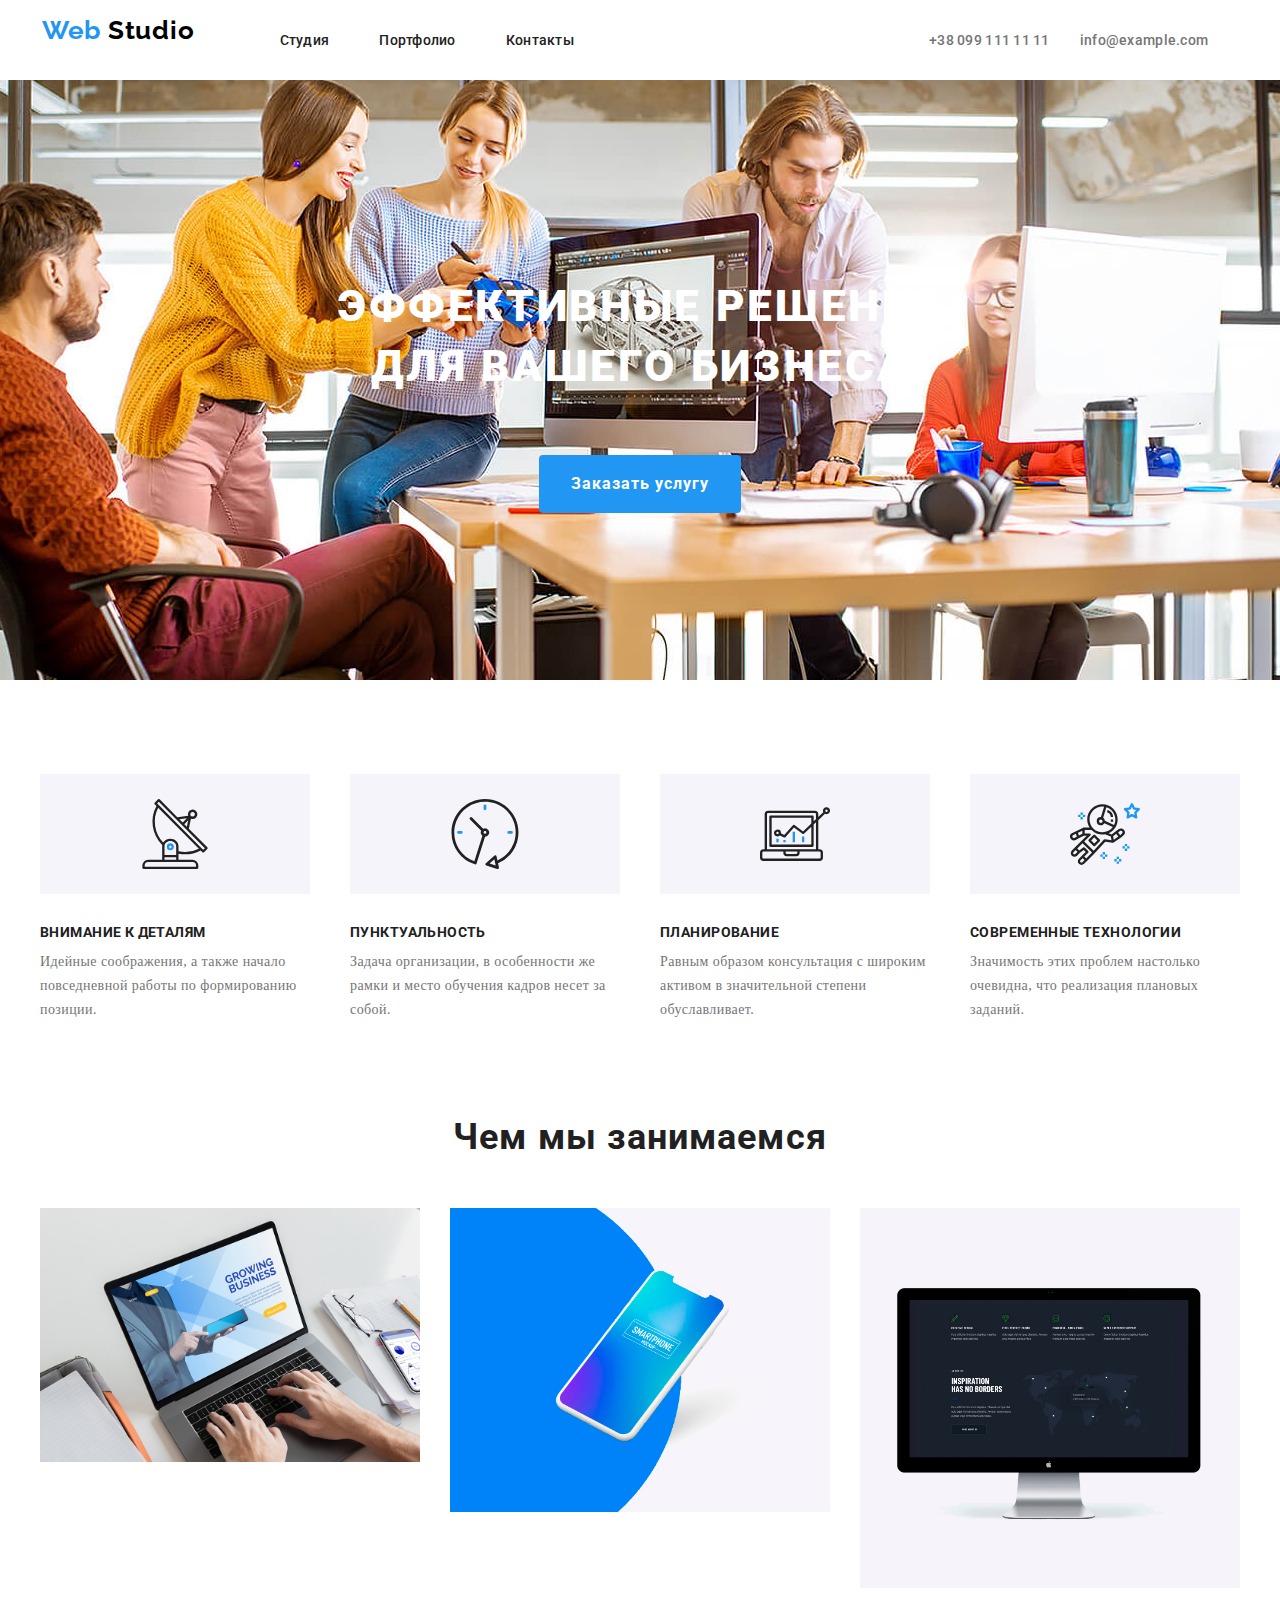
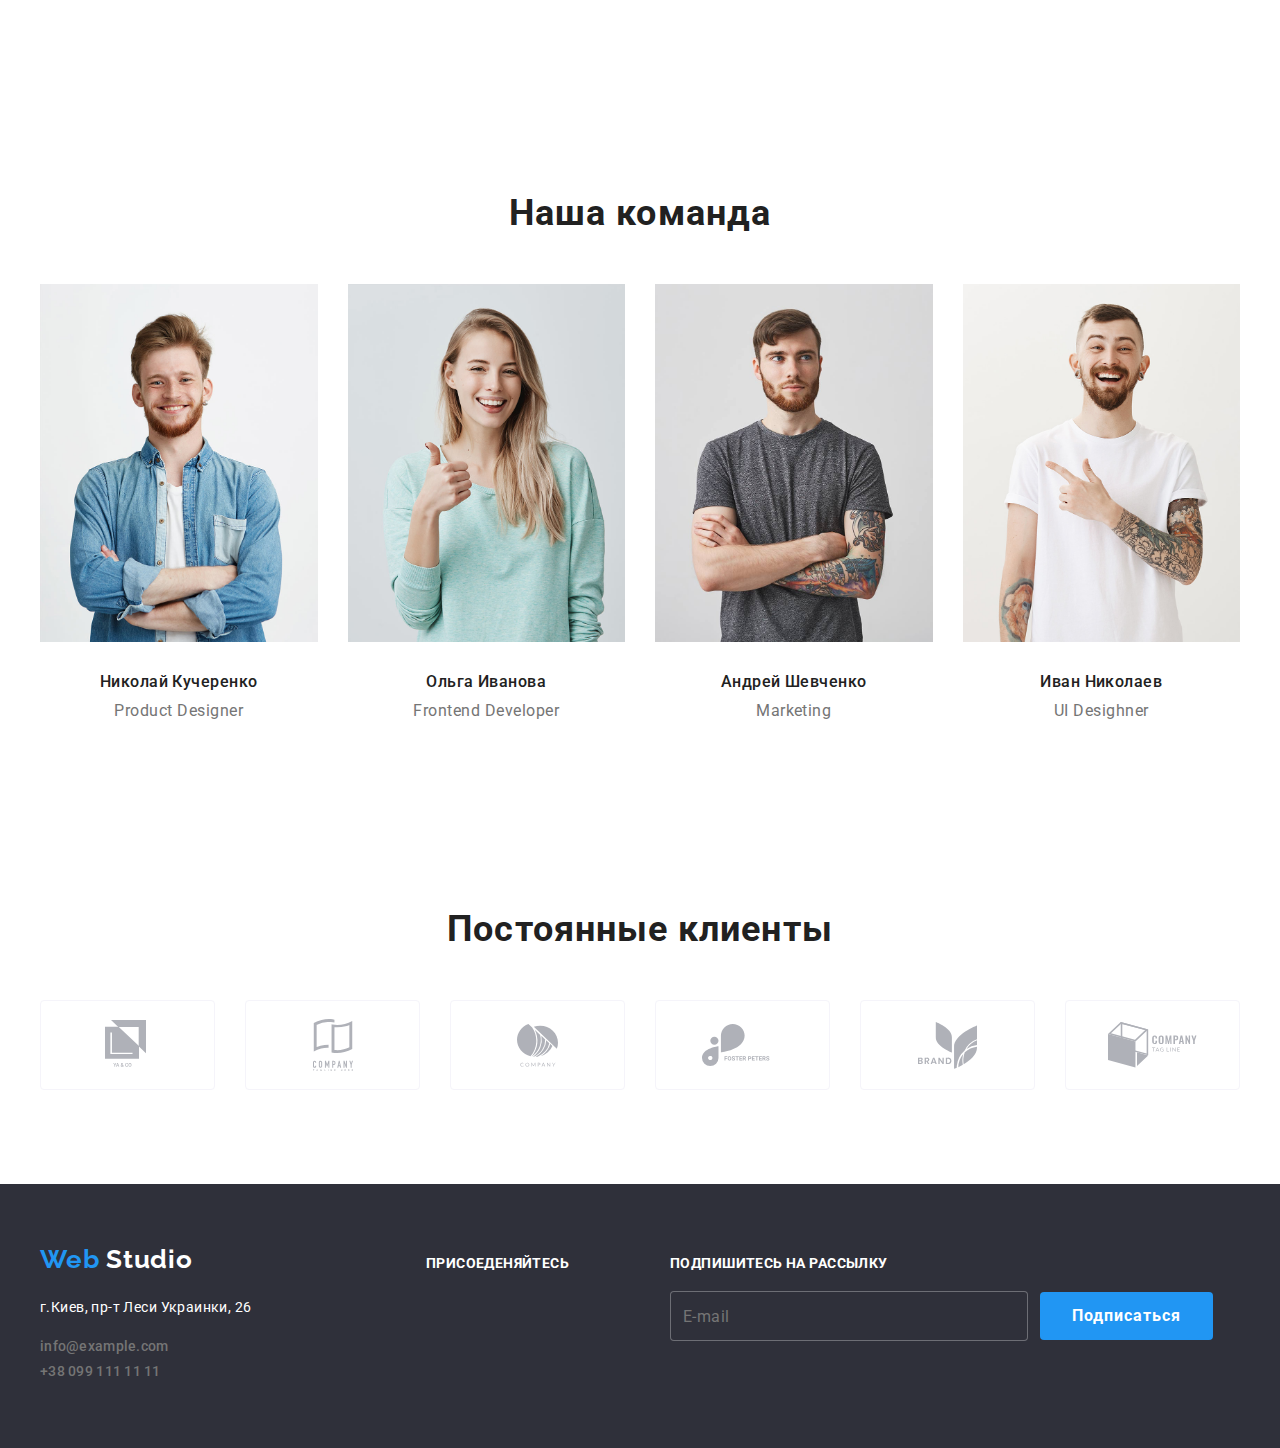
<file: index.html>
<!DOCTYPE html>
<html lang="en-ru">
  <head>
    <meta charset="UTF-8" />
    <meta name="viewport" content="width=device-width, initial-scale=1.0" />
    <title>Студия</title>
    <link rel="stylesheet" href="./css/reset.css" />
    <link rel="stylesheet" href="./css/normalize.css" />
    <link rel="stylesheet" href="./css/style.css" />
    <link
      href="https://fonts.googleapis.com/css2?family=Raleway:wght@100;400;500;700;900&family=Roboto:wght@100;400;500;700;900&display=swap"
      rel="stylesheet"
    />
  </head>
  <body>
    <!--main menu container-->
    <header>
      <div class="logo-container">
        <a class="logo-link" href="./index.html">
          <span class="logo-2-2"><span class="logo-1-2">Web</span> Studio</span>
        </a>
      </div>
      <ul class="menu-list">
        <li>
          <a class="main-menu-link menu-block link-hover" href="./index.html"
            >Студия</a
          >
        </li>
        <li>
          <a
            class="main-menu-link menu-block link-hover"
            href="./portfolio.html"
            >Портфолио</a
          >
        </li>
        <!--Is this link for an anchor?-->
        <li>
          <a class="main-menu-link menu-block link-hover" href="">Контакты</a>
        </li>
      </ul>
      <!-- Header contacts -->
      <ul class="contacts-list">
        <li class="header-contacts-item">
          <a class="contact-link menu-block link-hover" href="tel:+380991111111"
            >+38 099 111 11 11</a
          >
        </li>
        <li class="header-contacts-item menu-block link-hover">
          <a class="contact-link menu-block" href="mailto:info@example.com"
            >info@example.com</a
          >
        </li>
      </ul>
    </header>

    <!--studio container-->
    <main>
      <!--logo container-->
      <div>
        <nav class="serv-class hero">
          <h1 class="serv-class hero-title">
            ЭФФЕКТИВНЫЕ РЕШЕНИЯ ДЛЯ ВАШЕГО БИЗНЕСА
          </h1>
          <p>
            <a class="serv-class hero-ordering">Заказать услугу</a>
          </p>
        </nav>
      </div>

      <!--main principles container-->
      <section class="serv-class principles">
        <!-- <h2 class="serv-class hidden-title">Главные принципы</h2> -->
        <div class="serv-class principles-container">
          <div class="serv-class principles-child">
            <img
              class="serv-class principles-image"
              src="./images/antenna1.svg"
              alt="Attention to details"
            />
            <h3 class="serv-class principle-header">ВНИМАНИЕ К ДЕТАЛЯМ</h3>
            <p class="serv-class principle-description">
              Идейные соображения, а также начало повседневной работы по
              формированию позиции.
            </p>
          </div>
          <div class="serv-class principles-child">
            <img
              class="serv-class principles-image"
              src="./images/clock1.svg"
              alt="Punctuality"
            />
            <h3 class="serv-class principle-header">ПУНКТУАЛЬНОСТЬ</h3>
            <p class="serv-class principle-description">
              Задача организации, в особенности же рамки и место обучения кадров
              несет за собой.
            </p>
          </div>
          <div class="serv-class principles-child">
            <img
              class="serv-class principles-image"
              src="./images/diagram.svg"
              alt="Planing"
            />
            <h3 class="serv-class principle-header">ПЛАНИРОВАНИЕ</h3>
            <p class="serv-class principle-description">
              Равным образом консультация с широким активом в значительной
              степени обуславливает.
            </p>
          </div>
          <div class="serv-class principles-child">
            <img
              class="serv-class principles-image"
              src="./images/astronaut.svg"
              alt="The modern technologies"
            />
            <h3 class="serv-class principle-header">СОВРЕМЕННЫЕ ТЕХНОЛОГИИ</h3>
            <p class="serv-class principle-description">
              Значимость этих проблем настолько очевидна, что реализация
              плановых заданий.
            </p>
          </div>
        </div>
      </section>

      <!--ways of development container-->
      <section class="serv-class ways-container">
        <h2 class="serv-class container-header">Чем мы занимаемся</h2>
        <div class="serv-class ways-box">
          <div class="serv-class ways-item">
            <img
              class="serv-class ways-image"
              src="./images/desktop_apps.jpg"
              alt="Desktop apps"
            />
            <h3 class="serv-class ways-subtitle">ДЕСКТОПНЫЕ ПРИЛОЖЕНИЯ</h3>
          </div>
          <div class="serv-class ways-item">
            <img
              class="serv-class ways-image"
              src="./images/mobile-apps.jpg"
              alt="Mobile apps"
            />
            <h3 class="serv-class ways-subtitle">МОБИЛЬНЫЕ ПРИЛОЖЕНИЯ</h3>
          </div>
          <div class="serv-class ways-item">
            <img
              class="serv-class ways-image"
              src="./images/desighn_solutions.jpg"
              alt="Desighn solutions"
            />
            <h3 class="serv-class ways-subtitle">ДИЗАЙНЕРСКИЕ РЕШЕНИЯ</h3>
          </div>
        </div>
      </section>

      <!--web studio team container-->
      <section class="serv-class team-container">
        <h2 class="serv-class container-header">Наша команда</h2>
        <div class="serv-class team-box">
          <div class="serv-class team-member-box">
            <img
              class="serv-class member-image"
              src="./images/john_smith.jpg"
              alt="John Smith"
            />
            <h3 class="serv-class member-name">Николай Кучеренко</h3>
            <div class="serv-class member-responsibility">Product Designer</div>
            <!-- <ul>
              <li class="serv-class instagramm">
                <a
                  class="serv-class instagram-link link-hover"
                  href="https://www.instagram.com"
                  >Instagram</a
                >
              </li>
              <li class="serv-class twitter">
                <a class="serv-class twitter-link link-hover" href="https://twitter.com/"
                  >Twitter</a
                >
              </li>
              <li class="serv-class facebook">
                <a
                  class="serv-class facebook-link link-hover"
                  href="https://www.facebook.com/"
                  >Facebook</a
                >
              </li>
              <li class="serv-class linkedin">
                <a
                  class="serv-class linkedin-link link-hover"
                  href="https://www.linkedin.com/"
                  >Linkedin</a
                >
              </li>
            </ul> -->
          </div>
          <div class="serv-class team-member-box">
            <img
              class="serv-class member-image"
              src="./images/marta_stewart.jpg"
              alt="John Smith"
            />
            <h3 class="serv-class member-name">Ольга Иванова</h3>
            <div class="serv-class member-responsibility">
              Frontend Developer
            </div>
            <!-- <ul>
              <li class="serv-class instagramm">
                <a
                  class="serv-class instagram-link link-hover"
                  href="https://www.instagram.com"
                  >Instagram</a
                >
              </li>
              <li class="serv-class twitter">
                <a class="serv-class twitter-link link-hover" href="https://twitter.com/"
                  >Twitter</a
                >
              </li>
              <li class="serv-class facebook">
                <a
                  class="serv-class facebook-link link-hover"
                  href="https://www.facebook.com/"
                  >Facebook</a
                >
              </li>
              <li class="serv-class linkedin">
                <a
                  class="serv-class linkedin-link link-hover"
                  href="https://www.linkedin.com/"
                  >Linkedin</a
                >
              </li>
            </ul> -->
          </div>
          <div class="serv-class team-member-box">
            <img
              class="serv-class member-image"
              src="./images/robert_jakis.jpg"
              alt="John Smith"
            />
            <h3 class="serv-class member-name">Андрей Шевченко</h3>
            <div class="serv-class member-responsibility">Marketing</div>
            <!-- <ul>
              <li class="serv-class instagramm">
                <a
                  class="serv-class instagram-link link-hover"
                  href="https://www.instagram.com"
                  >Instagram</a
                >
              </li>
              <li class="serv-class twitter">
                <a class="serv-class twitter-link link-hover" href="https://twitter.com/"
                  >Twitter</a
                >
              </li>
              <li class="serv-class facebook">
                <a
                  class="serv-class facebook-link link-hover"
                  href="https://www.facebook.com/"
                  >Facebook</a
                >
              </li>
              <li class="serv-class linkedin">
                <a
                  class="serv-class linkedin-link link-hover"
                  href="https://www.linkedin.com/"
                  >Linkedin</a
                >
              </li>
            </ul> -->
          </div>
          <div class="serv-class team-member-box">
            <img
              class="serv-class member-image"
              src="./images/martin_doe.jpg"
              alt="John Smith"
            />
            <h3 class="serv-class member-name">Иван Николаев</h3>
            <div class="serv-class member-responsibility">UI Desighner</div>
            <!-- <ul>
              <li class="serv-class instagramm">
                <a
                  class="serv-class instagram-link link-hover"
                  href="https://www.instagram.com"
                  >Instagram</a
                >
              </li>
              <li class="serv-class twitter">
                <a class="serv-class twitter-link link-hover" href="https://twitter.com/"
                  >Twitter</a
                >
              </li>
              <li class="serv-class facebook">
                <a
                  class="serv-class facebook-link link-hover"
                  href="https://www.facebook.com/"
                  >Facebook</a
                >
              </li>
              <li class="serv-class linkedin">
                <a
                  class="serv-class linkedin-link link-hover"
                  href="https://www.linkedin.com/"
                  >Linkedin</a
                >
              </li>
            </ul> -->
          </div>
        </div>
      </section>

      <!--clients container-->
      <section class="serv-class clients-container">
        <h2 class="serv-class container-header">Постоянные клиенты</h2>
        <div class="serv-class clients-box">
          <div class="serv-class clients-item-box">
            <a href="https://www.google.com/"
              ><img
                class="serv-class client-image"
                src="./images/yaco.svg"
                alt="YA&CO"
            /></a>
          </div>
          <div class="serv-class clients-item-box">
            <a href="https://www.google.com/">
              <img
                class="serv-class client-image"
                src="./images/logo2.svg"
                alt="Company"
              />
            </a>
          </div>
          <div class="serv-class clients-item-box">
            <a href="https://www.google.com/"
              ><img
                class="serv-class client-image"
                src="./images/logo3.svg"
                alt="Company2"
            /></a>
          </div>
          <div class="serv-class clients-item-box">
            <a href="https://www.google.com/"
              ><img
                class="serv-class client-image"
                src="./images/logo4.svg"
                alt="Foster Peters"
            /></a>
          </div>
          <div class="serv-class clients-item-box">
            <a href="https://www.google.com/"
              ><img
                class="serv-class client-image"
                src="./images/logo5.svg"
                alt="Company Tag Line"
            /></a>
          </div>
          <div class="serv-class clients-item-box">
            <a href="https://www.google.com/"
              ><img
                class="serv-class client-image"
                src="./images/logo6.svg"
                alt="Company Tag Line"
            /></a>
          </div>
        </div>
      </section>
    </main>
    <!--contacts container-->
    <footer class="serv-class footer-container">
      <div class="serv-class footer-main-row">
        <div class="serv-class logo-column">
          <a class="serv-class logo-link" href="./index.html">
            <span class="serv-class logo-2-3"
              ><span class="serv-class logo-1-2">Web</span> Studio</span
            >
          </a>
          <address class="serv-class footer-address">
            <ul class="serv-class contacts-links">
              <li class="serv-class contact-item">
                <p class="serv-class address-post">
                  г.Киев, пр-т Леси Украинки, 26
                </p>
              </li>
              <li class="serv-class contact-item">
                <a
                  class="serv-class contact-link link-hover"
                  href="mailto:info@example.com"
                  >info@example.com</a
                >
              </li>
              <li class="serv-class contact-item">
                <a
                  class="serv-class contact-link link-hover"
                  href="tel:+380991111111"
                  >+38 099 111 11 11</a
                >
              </li>
            </ul>
          </address>
        </div>
        <div class="serv-class footer-social">
          <span class="serv-class footer-subscribe">Присоеденяйтесь</span>
          <ul class="serv-class footer-social-list">
            <!-- <li class="serv-class instagramm">
                <a
                  class="serv-class instagram-link link-hover"
                  href="https://www.instagram.com"
                  >Instagram</a
                >
              </li>
              <li class="serv-class twitter">
                <a class="serv-class twitter-link link-hover" href="https://twitter.com/"
                  >Twitter</a
                >
              </li>
              <li class="serv-class facebook">
                <a
                  class="serv-class facebook-link link-hover"
                  href="https://www.facebook.com/"
                  >Facebook</a
                >
              </li>
              <li class="serv-class linkedin">
                <a
                  class="serv-class linkedin-link link-hover"
                  href="https://www.linkedin.com/"
                  >Linkedin</a
                >
              </li> -->
          </ul>
        </div>
        <!--form for subscribtion-->
        <form class="serv-class footer-form">
          <span class="serv-class footer-subscribe"
            >Подпишитесь на рассылку</span
          >
          <div class="serv-class footer-email">
            <input
              class="serv-class footer-input"
              type="email"
              placeholder="E-mail"
            />
            <button class="serv-class hero-ordering subscribe-button">
              Подписаться
            </button>
          </div>
        </form>
      </div>
      <!-- <p class="serv-class copyright">2020 | Developed by GoIT Students</p> -->
    </footer>
  </body>
</html>
</file>
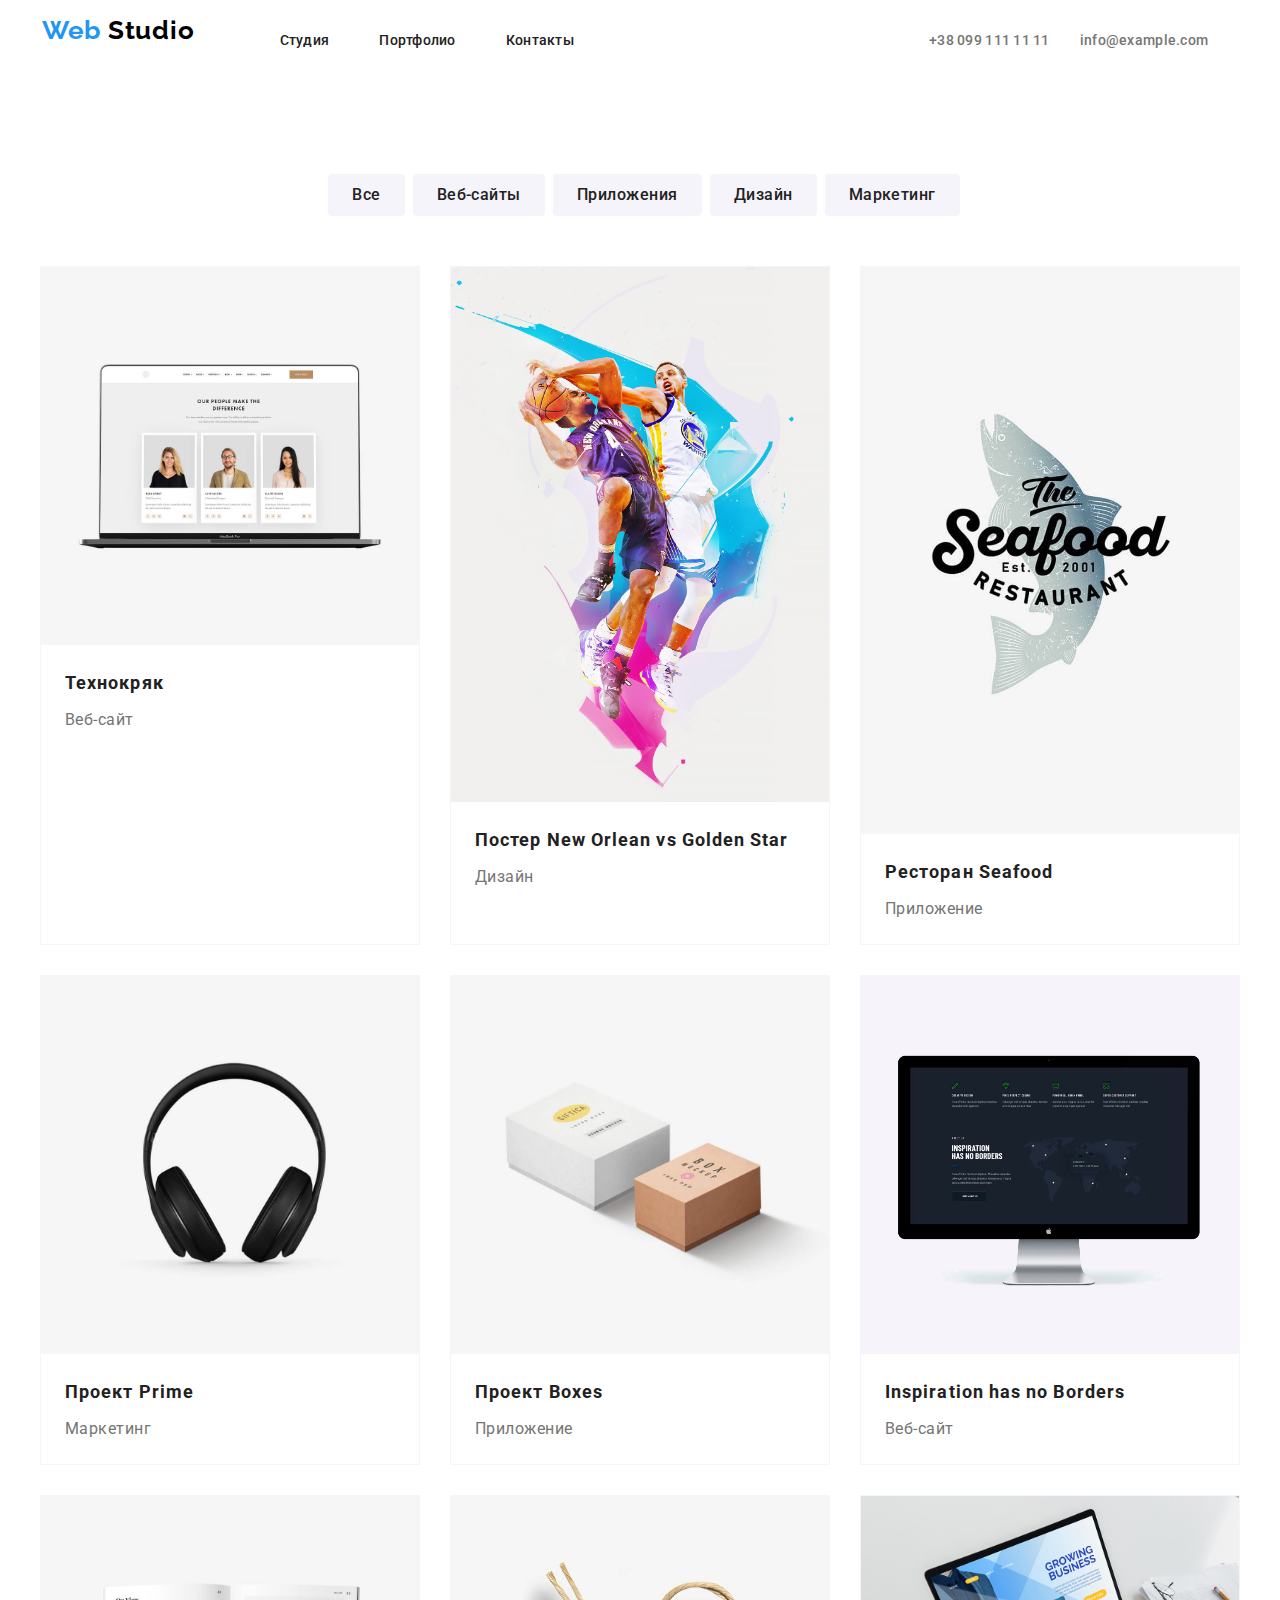
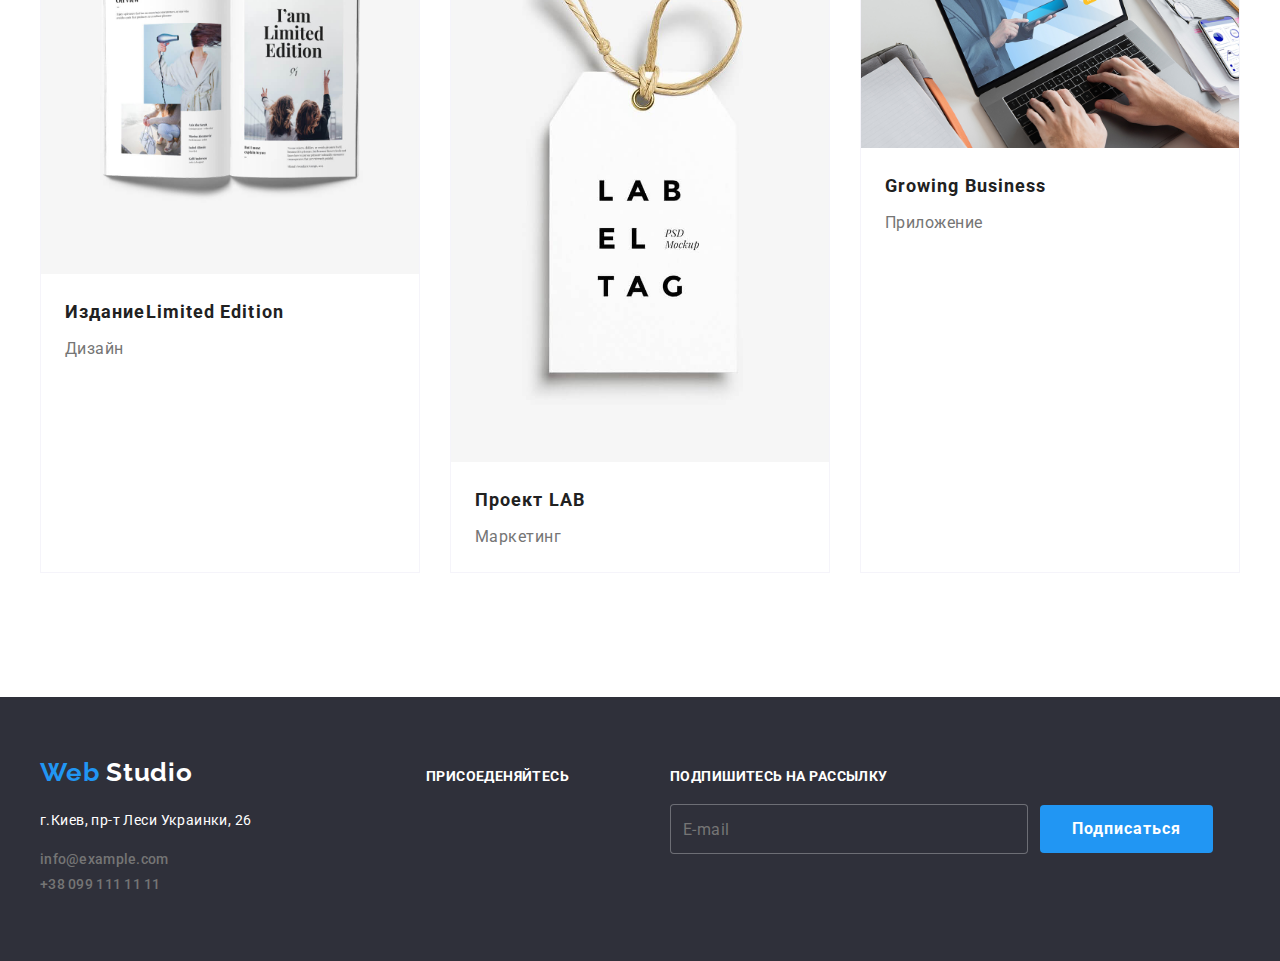
<file: portfolio.html>
<!DOCTYPE html>
<html lang="en">
  <head>
    <meta charset="UTF-8" />
    <meta name="viewport" content="width=device-width, initial-scale=1.0" />
    <title>Portfolio</title>
    <link rel="stylesheet" href="./css/reset.css" />
    <link rel="stylesheet" href="./css/normalize.css" />
    <link rel="stylesheet" href="./css/style.css" />
    <link
      href="https://fonts.googleapis.com/css2?family=Raleway:wght@100;400;500;700;900&family=Roboto:wght@100;400;500;700;900&display=swap"
      rel="stylesheet"
    />
  </head>
  <body>
    <!--main menu container-->
    <header>
      <div class="serv-class logo-container">
        <a class="serv-class logo-link" href="./index.html">
          <span class="serv-class logo-2-2"
            ><span class="serv-class logo-1-2">Web</span> Studio</span
          >
        </a>
      </div>
      <ul class="serv-class menu-list">
        <li>
          <a
            class="serv-class main-menu-link menu-block link-hover"
            href="./index.html"
            >Студия</a
          >
        </li>
        <li>
          <a
            class="serv-class main-menu-link menu-block link-hover"
            href="./portfolio.html"
            >Портфолио</a
          >
        </li>
        <!--Is this link for an anchor?-->
        <li>
          <a class="serv-class main-menu-link menu-block link-hover" href=""
            >Контакты</a
          >
        </li>
      </ul>
      <!-- Header contacts -->
      <ul class="serv-class contacts-list">
        <li class="serv-class header-contacts-item">
          <a
            class="serv-class contact-link menu-block link-hover"
            href="tel:+380991111111"
            >+38 099 111 11 11</a
          >
        </li>
        <li class="serv-class header-contacts-item menu-block link-hover">
          <a
            class="serv-class contact-link menu-block"
            href="mailto:info@example.com"
            >info@example.com</a
          >
        </li>
      </ul>
    </header>

    <!--Portfolio container-->
    <main class="serv-class portfolio">
      <!-- Portfolio sorting menu: nav>ul.sort-portfolio>(li.sort-item>div.item-button>p.item-text>a.text-link)*5,
      nav>ul.menu-list>(li.menu-item>div.menu-button>p.item-text>a.item-link)*5-->

      <!--Portfolio items: section.main-container>h2>(ul.portfolio-main-list>li.portfolio-item*3>(li.portfolio-item>div.item-container>div.image-abovecover+img.item-image+h3.portfolio-subtitle>a+span.portfolio-subtitle-group)*3)-->
      <section class="serv-class portfolio-container">
        <!---Hiden header-->
        <h1 class="serv-class hidden-title">Портфолио</h1>

        <nav class="serv-class portfolio-menu">
          <ul class="serv-class portfolio-menu-list">
            <li class="serv-class menu-item">
              <button class="serv-class portfolio-button menu-link">
                Все
              </button>
            </li>
            <li class="serv-class menu-item">
              <button class="serv-class portfolio-button menu-link">
                Веб-сайты
              </button>
            </li>
            <li class="serv-class menu-item">
              <button class="serv-class portfolio-button menu-link">
                Приложения
              </button>
            </li>
            <li class="serv-class menu-item">
              <button class="serv-class portfolio-button menu-link">
                Дизайн
              </button>
            </li>
            <li class="serv-class menu-item">
              <button class="serv-class portfolio-button menu-link">
                Маркетинг
              </button>
            </li>
          </ul>
        </nav>

        <div class="serv-class portfolio-wraper">
          <ul class="serv-class portfolio-list">
            <li class="serv-class portfolio-list-item">
              <a
                class="serv-class portfolio-card"
                href="https://www.facebook.com/"
              >
                <img
                  class="serv-class portfolio-image card-image"
                  src="./images/portfolio-1.jpg"
                  alt="portfolio-1"
                />
                <h3 class="serv-class card-title">Технокряк</h3>
                <p class="serv-class card-subtitle">Веб-сайт</p>
              </a>
            </li>
            <li class="serv-class portfolio-list-item">
              <a
                class="serv-class portfolio-card"
                href="https://www.facebook.com/"
              >
                <img
                  class="serv-class portfolio-image card-image"
                  src="./images/portfolio-2.jpg"
                  alt="portfolio-2"
                />
                <h3 class="serv-class card-title">
                  Постер New Orlean vs Golden Star
                </h3>
                <p class="serv-class card-subtitle">Дизайн</p>
              </a>
            </li>
            <li class="serv-class portfolio-list-item">
              <a
                class="serv-class portfolio-card"
                href="https://www.facebook.com/"
              >
                <img
                  class="serv-class portfolio-image card-image"
                  src="./images/portfolio-3.jpg"
                  alt="portfolio-3"
                />
                <h3 class="serv-class card-title">Ресторан Seafood</h3>

                <p class="serv-class card-subtitle">Приложение</p>
              </a>
            </li>
            <li class="serv-class portfolio-list-item">
              <a
                class="serv-class portfolio-card"
                href="https://www.facebook.com/"
              >
                <img
                  class="serv-class portfolio-image card-image"
                  src="./images/portfolio-4.jpg"
                  alt="portfolio-4"
                />
                <h3 class="serv-class card-title">Проект Prime</h3>
                <p class="serv-class card-subtitle">Маркетинг</p>
              </a>
            </li>
            <li class="serv-class portfolio-list-item">
              <a
                class="serv-class portfolio-card"
                href="https://www.facebook.com/"
              >
                <img
                  class="serv-class portfolio-image card-image"
                  src="./images/portfolio-5.jpg"
                  alt="portfolio-5"
                />
                <h3 class="serv-class card-title">Проект Boxes</h3>
                <p class="serv-class card-subtitle">Приложение</p>
              </a>
            </li>
            <li class="serv-class portfolio-list-item">
              <a
                class="serv-class portfolio-card"
                href="https://www.facebook.com/"
              >
                <img
                  class="serv-class portfolio-image card-image"
                  src="./images/desighn_solutions.jpg"
                  alt="portfolio-6"
                />
                <h3 class="serv-class card-title">
                  Inspiration has no Borders
                </h3>
                <div class="serv-class card-subtitle">Веб-сайт</div>
              </a>
            </li>
            <li class="serv-class portfolio-list-item">
              <a
                class="serv-class portfolio-card"
                href="https://www.facebook.com/"
              >
                <img
                  class="serv-class portfolio-image card-image"
                  src="./images/portfolio-7.jpg"
                  alt="portfolio-7"
                />
                <h3 class="serv-class card-title">ИзданиеLimited Edition</h3>
                <p class="serv-class card-subtitle">Дизайн</p>
              </a>
            </li>
            <li class="serv-class portfolio-list-item">
              <a
                class="serv-class portfolio-card"
                href="https://www.facebook.com/"
              >
                <img
                  class="serv-class portfolio-image card-image"
                  src="./images/portfolio-8.jpg"
                  alt="portfolio-8"
                />
                <h3 class="serv-class card-title">Проект LAB</h3>
                <p class="serv-class card-subtitle">Маркетинг</p>
              </a>
            </li>
            <li class="serv-class portfolio-list-item">
              <a
                class="serv-class portfolio-card"
                href="https://www.facebook.com/"
              >
                <img
                  class="serv-class portfolio-image card-image"
                  src="./images/desktop_apps.jpg"
                  alt="portfolio-9"
                />
                <h3 class="serv-class card-title">Growing Business</h3>
                <p class="serv-class card-subtitle">Приложение</p>
              </a>
            </li>
          </ul>
        </div>
      </section>
    </main>
    <!--contacts container-->
    <footer class="serv-class footer-container">
      <div class="serv-class footer-main-row">
        <div class="serv-class logo-column">
          <a class="serv-class logo-link" href="./index.html">
            <span class="serv-class logo-2-3"
              ><span class="serv-class logo-1-2">Web</span> Studio</span
            >
          </a>
          <address class="serv-class footer-address">
            <ul class="serv-class contacts-links">
              <li class="serv-class contact-item">
                <p class="serv-class address-post">
                  г.Киев, пр-т Леси Украинки, 26
                </p>
              </li>
              <li class="serv-class contact-item">
                <a
                  class="serv-class contact-link link-hover"
                  href="mailto:info@example.com"
                  >info@example.com</a
                >
              </li>
              <li class="serv-class contact-item">
                <a
                  class="serv-class contact-link link-hover"
                  href="tel:+380991111111"
                  >+38 099 111 11 11</a
                >
              </li>
            </ul>
          </address>
        </div>
        <div class="serv-class footer-social">
          <span class="serv-class footer-subscribe">Присоеденяйтесь</span>
          <ul class="serv-class footer-social-list">
            <!-- <li class="serv-class instagramm">
              <a
                class="serv-class instagram-link link-hover"
                href="https://www.instagram.com"
                >Instagram</a
              >
            </li>
            <li class="serv-class twitter">
              <a class="serv-class twitter-link link-hover" href="https://twitter.com/"
                >Twitter</a
              >
            </li>
            <li class="serv-class facebook">
              <a
                class="serv-class facebook-link link-hover"
                href="https://www.facebook.com/"
                >Facebook</a
              >
            </li>
            <li class="serv-class linkedin">
              <a
                class="serv-class linkedin-link link-hover"
                href="https://www.linkedin.com/"
                >Linkedin</a
              >
            </li> -->
          </ul>
        </div>
        <!--form for subscribtion-->
        <form class="serv-class footer-form">
          <span class="serv-class footer-subscribe"
            >Подпишитесь на рассылку</span
          >
          <div class="serv-class footer-email">
            <input
              class="serv-class footer-input"
              type="email"
              placeholder="E-mail"
            />
            <button class="serv-class hero-ordering subscribe-button">
              Подписаться
            </button>
          </div>
        </form>
      </div>
      <!-- <p class="serv-class copyright">2020 | Developed by GoIT Students</p> -->
    </footer>
  </body>
</html>
</file>
<file: css/style.css>
* {
  padding: 0;
  margin: 0;
  box-sizing: border-box;
}

*,
::after,
::before {
  box-sizing: border-box;
}

:root {
  --header-blue: #2196f3;
  --subtitle-color: #757575;
  --logo-color-2-2: #000000;
  --hero-ways-background: rgba(47, 48, 58, 0.8);
  --title-color: #212121;
  --svg-background-color: #f5f4fa;
  --team-box-color: #f5f4fa;
  --social-icon-color: #afb1b8;
  --footer-color: #2f303a;
  --button-text-color: #ffffff;
  --contact-color: rgba(255, 255, 255, 0.6);
  --copy-rights-color: rgba(255, 255, 255, 0.4);
  --input-border-color: rgba(255, 255, 255, 0.3);
  --logo-font: Raleway;

  --section-padding: 94px;

  /*variables for markup visualisation - comment for homework*/
  --view-background-1: yellow;
  --view-background-2: grey;
  --view-background-3: black;
}

/* {
  font-family: Roboto;
  font-style: normal;
} */

/* Header menu items ------------------------------------- */
.main-menu-link {
  font-family: Roboto;
  font-style: normal;
  color: var(--title-color);
  font-weight: 500;
  font-size: 14px;
  line-height: 16px;
  letter-spacing: 0.02em;
}

header {
  display: flex;
  flex-direction: row;
  justify-content: center;
  align-items: center;
  height: 80px;
}

.logo-container {
  display: block;
  margin-right: 85px;
  flex-wrap: inherit;
}

.menu-list {
  display: flex;
  margin-right: 305px;

  list-style-type: none;
}

.main-menu-link {
  margin-right: 50px;
}

.menu-block {
  display: block;
  line-height: 80px;
}

.contacts-list {
  display: flex;
  list-style-type: none;
}

/* .header-contacts ---------------------------------------*/
.header-contacts-item {
  font-family: Roboto;
  font-style: normal;
  color: var(--subtitle-color);
  font-weight: 500;
  font-size: 14px;
  line-height: 16px;
  letter-spacing: 0.02em;

  margin-right: 30px;
}

/* Links common styles ----------------------------------- */

/* links underline off */
.logo-link,
.main-menu-link,
.contact-link,
.instagram-link,
.twitter-link,
.facebook-link,
.linkedin-link,
.item-link,
.portfolio-card {
  text-decoration: none;
}

/* Contact links */
.contact-link {
  font-family: Roboto;
  font-style: normal;
  color: var(--subtitle-color);
  font-style: normal;
  font-weight: 500;
  font-size: 14px;
  line-height: 16px;
  letter-spacing: 0.02em;
  text-decoration: none;
}

/* Banner ------------------------------------------------- */
.hero {
  display: flex;
  flex-direction: column;
  justify-content: center;
  align-items: center;

  width: 100%;
  height: 600px;

  background-image: url('../images/header.jpg');
  background-repeat: no-repeat;
  background-position: center;
}

.hero > h1 {
  font-family: Roboto;
  font-style: normal;
  color: var(--button-text-color);
  font-weight: 900;
  font-size: 44px;
  line-height: 60px;
  text-align: center;
  letter-spacing: 0.06em;
  text-transform: uppercase;
}

.hero-title {
  width: 695px;
}

.hero-ordering {
  display: flex;
  align-items: center;
  text-align: center;
  letter-spacing: 0.06em;
  color: var(--button-text-color);
  border-radius: 4px;
  background: var(--header-blue);
  margin-top: 30px;

  font-family: Roboto;
  font-style: normal;
  font-weight: bold;
  font-size: 16px;
  line-height: 30px;
  text-align: center;
  padding-top: 10px;
  padding-right: 32px;
  padding-bottom: 10px;
  padding-left: 32px;
  line-height: 38px;
}

/* Links common efects ------------------------------------*/

/* Items change its color */
.main-menu-link:hover {
  color: var(--header-blue);
}

.contact-link:hover {
  color: var(--header-blue);
}

/* links hover */
.link-hover .item-link:hover {
  text-decoration: none;
}

/* links focus */
.link-hover:focus
.item-link:focus
/* .portfolio-card:focus */

/* links visited */
.link-hover:visited
.item-link:visited {
  text-decoration: none;
}

/* Invisible headers of page boxes ------------------------*/
.hidden-title {
  position: absolute;
  clip: rect(1px 1px 1px 1px); /* IE6, IE7 */
  clip: rect(1px, 1px, 1px, 1px);
  padding: 0;
  border: 0;
  height: 1px;
  width: 1px;
  overflow: hidden;
}

/* Principle container ------------------------------------*/

.principles {
  display: flex;
  flex-direction: row;
  align-items: center;
}

.principles-container {
  display: flex;
  justify-content: space-between;
  width: 1230px;
  padding-right: 15px;
  padding-left: 15px;
  margin-right: auto;
  margin-left: auto;

  padding-top: var(--section-padding);
}

.principle-child {
  display: flex;
}

.principles-image {
  display: block;
  padding-top: 25px;
  padding-right: 100px;
  padding-bottom: 25px;
  padding-left: 100px;
  margin-bottom: 30px;
  background-color: var(--svg-background-color);
}

.principle-header {
  font-family: Roboto;
  font-style: normal;
  color: var(--title-color);
  font-weight: bold;
  font-size: 14px;
  line-height: 16px;
  letter-spacing: 0.03em;
  text-transform: uppercase;
  margin-bottom: 10px;
}

.principle-description {
  color: var(--subtitle-color);
  font-weight: normal;
  font-size: 14px;
  line-height: 24px;
  letter-spacing: 0.03em;
  width: 270px;
}

/* ways of development container ------------------------- */
.ways-container {
  width: 1230px;
  padding-right: 15px;
  padding-left: 15px;
  margin-right: auto;
  margin-left: auto;

  padding-top: var(--section-padding);
  padding-bottom: var(--section-padding);
}

.ways-box {
  display: flex;
  flex-direction: row;
}

.ways-item {
  margin-right: 30px;
  width: calc((100% - 30px * 2) / 3);
}

.ways-item:nth-child(3n) {
  margin-right: 0px;
}

.ways-image {
  width: 100%;
  height: auto;
}

.container-header {
  text-align: center;
  margin-bottom: 50px;
}

.container-header {
  font-family: Roboto;
  font-style: normal;
  font-weight: bold;
  font-size: 36px;
  line-height: 42px;
  text-align: center;
  letter-spacing: 0.03em;
  margin-bottom: 50px;
}

.ways-subtitle {
  font-family: Roboto;
  font-style: normal;
  color: var(--button-text-color);
  font-weight: bold;
  font-size: 14px;
  line-height: 16px;
  text-align: center;
  letter-spacing: 0.03em;
  text-transform: uppercase;
}

.ways-subtitle {
  color: var(--button-text-color);
  font-weight: bold;
  font-size: 14px;
  line-height: 16px;
  text-align: center;
  letter-spacing: 0.03em;
  text-transform: uppercase;
}

.container-header {
  font-family: Roboto;
  font-style: normal;
  color: var(--title-color);
  font-weight: bold;
  font-size: 36px;
  line-height: 42px;
  text-align: center;
  letter-spacing: 0.03em;
}

/* web studio team container -------------------------------*/
.team-container {
  width: 1230px;
  padding-right: 15px;
  padding-left: 15px;
  margin-right: auto;
  margin-left: auto;
  /* background-color: var(--team-box-color); */

  padding-top: var(--section-padding);
  padding-bottom: var(--section-padding);
}

.team-box {
  display: flex;
  flex-direction: row;
}

.team-member-box {
  width: calc((100% - 30px * 3) / 4);
  margin-right: 30px;
  background-color: var(--button-text-color);
}

.team-member-box:nth-child(4n) {
  margin-right: 0px;
}

.member-image {
  width: 100%;
  padding-bottom: 30px;
}

.member-name {
  font-family: Roboto;
  font-style: normal;
  color: var(--title-color);
  font-weight: 500;
  font-size: 16px;
  line-height: 19px;
  text-align: center;
  letter-spacing: 0.03em;
  margin-bottom: 10px;
}

.member-responsibility {
  font-family: Roboto;
  font-style: normal;
  color: var(--subtitle-color);
  font-weight: normal;
  font-size: 16px;
  line-height: 19px;
  text-align: center;
  letter-spacing: 0.03em;
  margin-top: 0px;
}

/* clients container ---------------------------------------*/
.clients-container {
  padding-top: var(--section-padding);
  padding-bottom: var(--section-padding);
}

.clients-box {
  display: flex;
  flex-direction: row;
  justify-content: center;
  align-items: center;

  width: 1230px;
  padding-right: 15px;
  padding-left: 15px;
  margin-right: auto;
  margin-left: auto;
}

.clients-item-box {
  display: flex;
  justify-content: center;
  align-items: center;

  width: calc((100% - 30px * 5) / 6);
  height: 90px;
  /* padding-top: 22px;
  padding-right: 41px;
  padding-bottom: 22px;
  padding-left: 41px; */

  border: 1px solid;
  border-radius: 4px;
  border-color: var(--svg-background-color);
}

.clients-item-box:not(:last-child) {
  margin-right: 30px;
}

/* Footer. Logo Web Studio styles -------------------------*/

.footer-container {
  padding-top: 60px;
  padding-bottom: 60px;

  background-color: var(--footer-color);
}

.footer-main-row {
  display: flex;
  flex-direction: row;
  justify-content: space-between;
  /* margin-left: 214px; */
  align-items: baseline;

  width: 1230px;
  padding-right: 15px;
  padding-left: 15px;
  margin-right: auto;
  margin-left: auto;
  /* margin-bottom: 60px; */
}

/* --- Logo style */
.logo-link {
  display: block;
  padding-bottom: 20px;
}

.logo-1-2 {
  font-family: var(--logo-font);
  color: var(--header-blue);
  font-style: normal;
  font-weight: bold;
  font-size: 26px;
  line-height: 31px;
  letter-spacing: 0.03em;
}

.logo-2-2 {
  font-family: var(--logo-font);
  color: var(--logo-color-2-2);
  font-style: normal;
  font-weight: bold;
  font-size: 26px;
  line-height: 31px;
  letter-spacing: 0.03em;
}

.logo-2-3 {
  font-family: var(--logo-font);
  color: var(--button-text-color);
  font-style: normal;
  font-weight: bold;
  font-size: 26px;
  line-height: 31px;
  letter-spacing: 0.03em;
}

/* --- Address */
.logo-column {
  width: calc((100% - 60px) / 4);
}

.footer-address {
  /* font-family: Roboto;
  font-style: normal; */
  margin-right: 60px;
}

.contacts-links {
  list-style-type: none;
}

.contact-item {
  width: auto;
  padding-bottom: 9px;
}

.address-post {
  font-family: Roboto;
  font-style: normal;
  color: var(--button-text-color);
  font-weight: normal;
  font-size: 14px;
  line-height: 24px;
  letter-spacing: 0.03em;
  margin-bottom: 10px;
}

.footer-social-list {
  width: calc((100% - 60px) / 4);
  /* width: 206px; */
  margin-right: 60px;
}

/* --- Subscribe */
.footer-form {
  display: flex;
  flex-direction: column;
  width: calc((100% - 60px) / 2);
}

.footer-subscribe {
  margin-bottom: 20px;

  font-family: Roboto;
  font-style: normal;
  color: var(--button-text-color);
  font-weight: bold;
  font-size: 14px;
  line-height: 16px;
  letter-spacing: 0.03em;
  text-transform: uppercase;
}

.footer-email {
  display: flex;
  flex-direction: row;
  align-items: center;
}

.footer-input {
  width: 358px;
  height: 50px;
  padding-left: 12px;
  background-color: var(--footer-color);

  font-family: Roboto;
  font-style: normal;
  color: var(--contact-color);
  font-family: Roboto;
  font-style: normal;
  font-weight: normal;
  font-size: 16px;
  line-height: 30px;
  letter-spacing: 0.03em;

  border: 1px solid var(--input-border-color);
  /* border: 1px solid rgba(255, 255, 255, 0.3); */
  border-radius: 4px;
  background-color: var(--footer-color);
  border-radius: 4px;
}

.subscribe-button {
  margin-top: 0px;
  margin-left: 12px;
  padding-top: 5px;
  padding-bottom: 5px;

  border: none;
}

/* .copyright {
  margin-right: 0px;

  font-family: Roboto;
  font-style: normal;
  color: var(--copy-rights-color);
  font-weight: normal;
  font-size: 12px;
  line-height: 24px;
  text-align: center;
  letter-spacing: 0.03em;
} */

/* Portfolio ----------------------------------------------*/
.portfolio {
  margin-right: auto;
  margin-left: auto;
}

.portfolio-container {
  padding-top: var(--section-padding);
  padding-bottom: var(--section-padding);
}

/* --- Portfolio menu */

.portfolio-menu {
  margin-bottom: 50px;

  font-family: Roboto;
  font-style: normal;
  color: var(--title-color);
  font-weight: 500;
  font-size: 16px;
  line-height: 26px;
  letter-spacing: 0.03em;
}

.portfolio-menu-list {
  display: flex;
  justify-content: center;
}

.portfolio-button {
  display: block;

  font-family: Roboto;
  font-style: normal;
  font-weight: 500;
  font-size: 16px;
  text-align: center;
  letter-spacing: 0.03em;

  text-align: center;
  /* margin: 0px; */
  /* color: initial; */

  border-color: var(--svg-background-color);
  background-color: var(--svg-background-color);
  border-radius: 4px;
  border-style: solid;
  /* border-width: none; */

  line-height: 38px;
  padding-right: 22px;
  padding-left: 22px;
  margin-left: 8px;

  /* text-rendering: auto; */
}

.menu-link:hover {
  color: var(--button-text-color);
  background: var(--header-blue);
}

/* --- Portfolio cards---------------------------------- */
.portfolio-wraper {
  width: 1230px;
  padding-right: 15px;
  padding-left: 15px;
  margin-right: auto;
  margin-left: auto;
}

.portfolio-list {
  display: flex;
  flex-wrap: wrap;
}

.portfolio-list-item {
  width: calc((100% - 30px * 2) / 3);
  margin-right: 30px;
  margin-bottom: 30px;

  border: 1px solid;
  border-color: var(--svg-background-color);
}

/* .portfolio-card:focus  */

.portfolio-list-item:nth-child(3n) {
  margin-right: 0px;
}

.portfolio-image {
  width: 100%;
}

.card-title {
  margin-top: 20px;
  margin-right: 10px;
  margin-bottom: 4px;
  margin-left: 24px;

  font-family: Roboto;
  font-style: normal;
  color: var(--title-color);
  font-weight: bold;
  font-size: 18px;
  line-height: 36px;
  letter-spacing: 0.06em;
}

.card-subtitle {
  display: block;

  font-family: Roboto;
  font-style: normal;
  color: var(--subtitle-color);
  font-weight: normal;
  font-size: 16px;
  line-height: 30px;
  letter-spacing: 0.03em;

  margin-left: 24px;
  margin-bottom: 20px;
}

/* Rules order */
/* 1.Positioning */
/* 2.Block model */
/* 3.typography */
/* 4.Displaying */

/* .serv-class {
  background-color: var(--view-background-1);
  color: var(--view-background-2);
  outline: 2px solid var(--view-background-3);
} */

/* .portfolio-list-item:nth-child(4n + 4) {
  background-color: orange;
} */

/* 
- Высоту для контента не использовать, у строчных их нет. */
</file>
